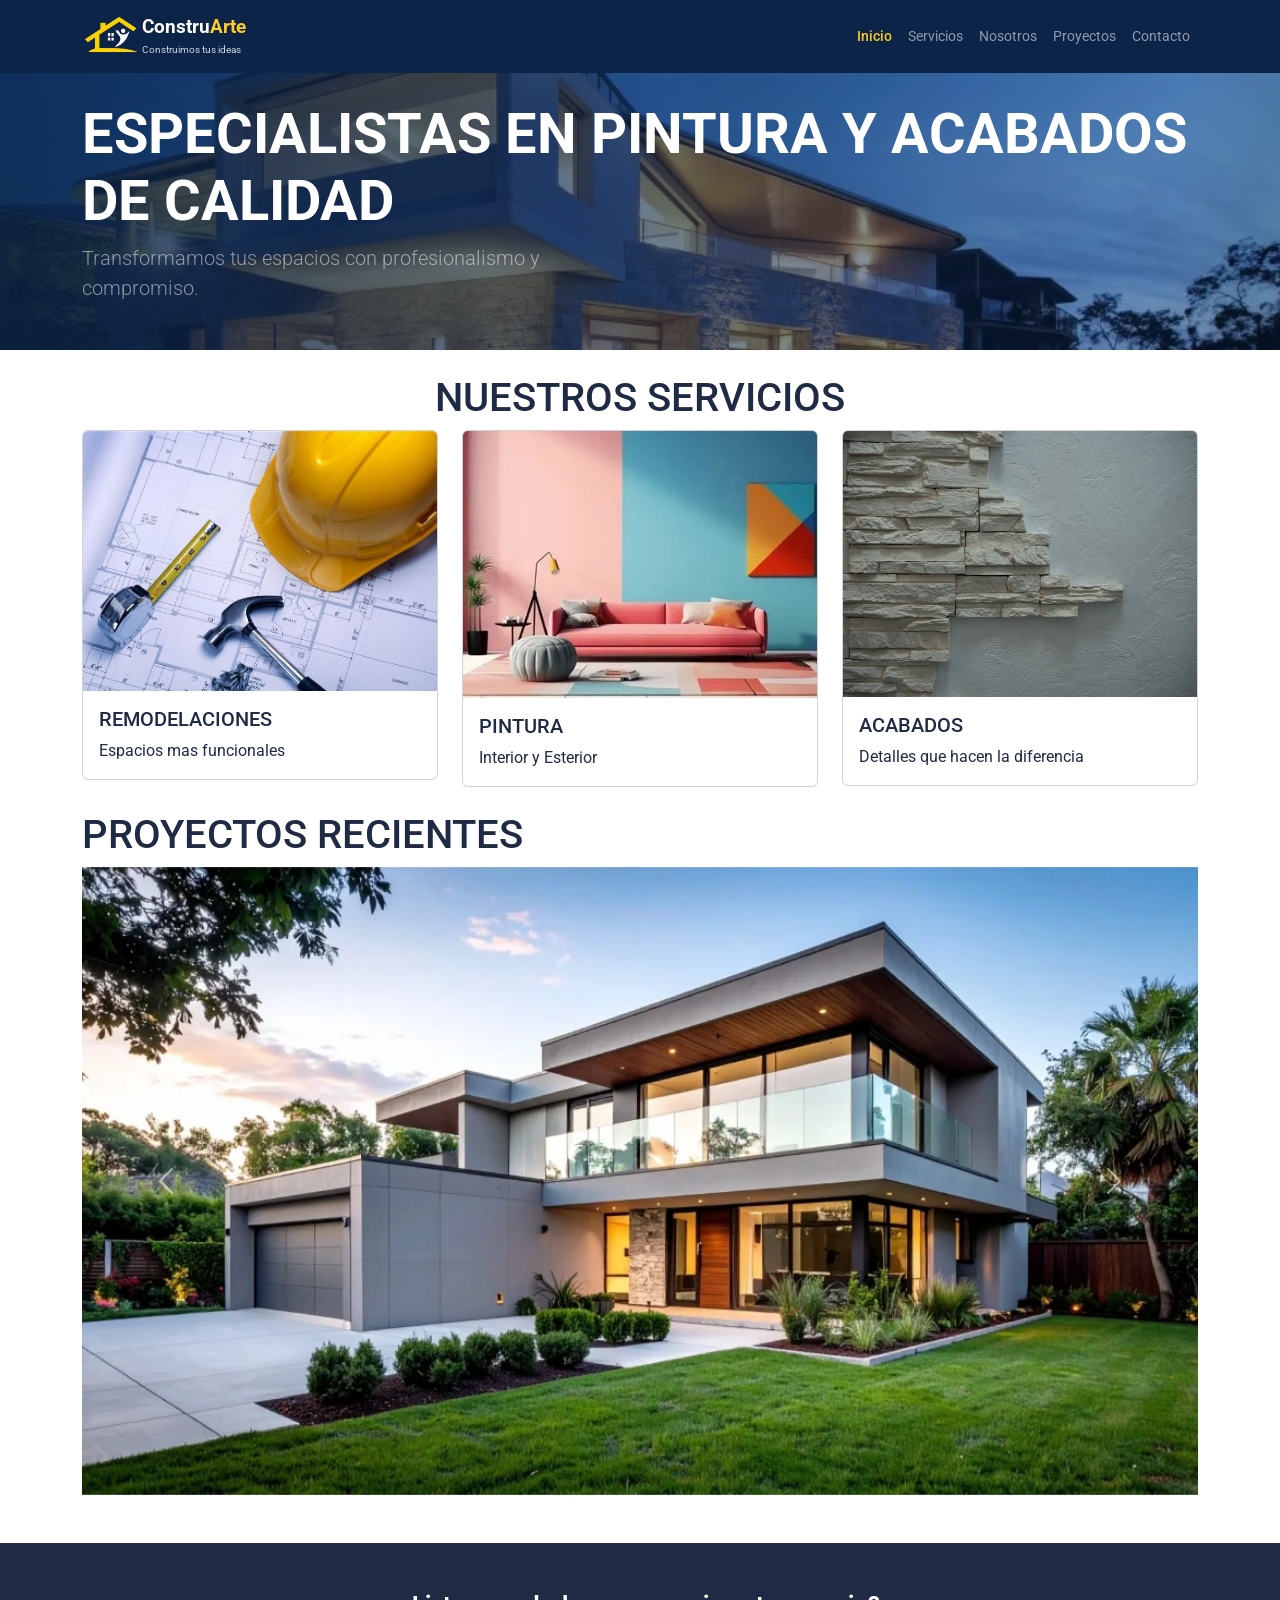
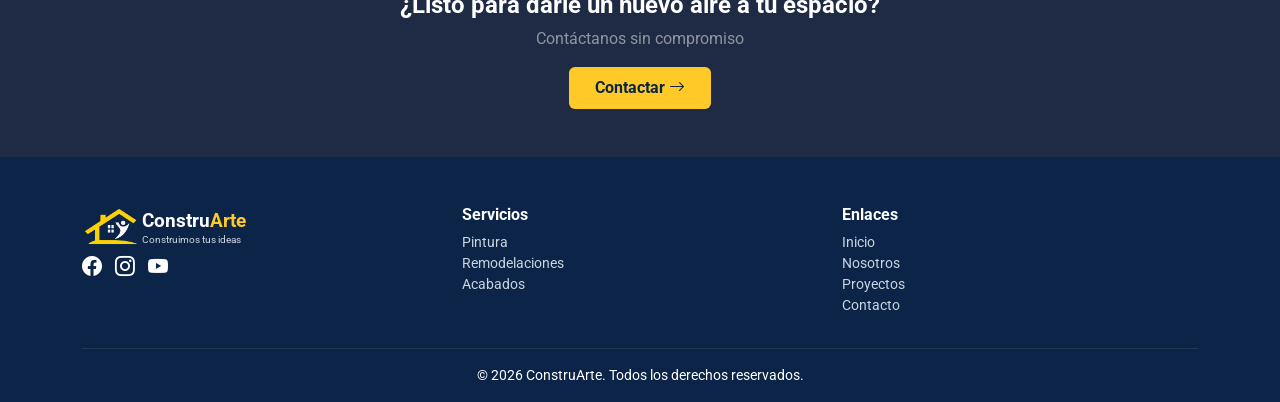
<file: index.html>
<!DOCTYPE html>
<html lang='en'>

<head>
  <meta charset="UTF-8">
  <meta name="viewport" content="width=device-width, initial-scale=1.0">
  <meta name="description"
    content="Conoce la historia, misión, visión, valores y equipo de ConstruArte, empresa de pintura y acabados de calidad.">
  <title>Inicio | ConstruArte</title>

  <!-- Bootstrap 5 (CSS) -->
  <link href="https://cdn.jsdelivr.net/npm/bootstrap@5.3.3/dist/css/bootstrap.min.css" rel="stylesheet">
  <!-- Bootstrap Icons (íconos de misión, visión, valores y redes) -->
  <link href="https://cdn.jsdelivr.net/npm/bootstrap-icons@1.11.3/font/bootstrap-icons.min.css" rel="stylesheet">
  <!-- Fuente Roboto (Google Fonts) -->
  <link href="https://fonts.googleapis.com/css2?family=Roboto:wght@400;500;700;900&display=swap" rel="stylesheet">
  <!-- Nuestros estilos (se cargan DESPUÉS de Bootstrap para poder sobrescribirlo) -->
  <link rel="stylesheet" href="css/estilos.css">
</head>

<body>


  <header>
    <nav class="navbar navbar-expand-lg navbar-dark bg-construarte fixed-top" aria-label="Navegación principal">
      <div class="container">

        <!-- Logo de la empresa -->
        <a class="navbar-brand d-flex align-items-center" href="index.html">
          <img src="img/logo-nav.png" width="60" alt="Logo Construarte">
          <span class="lh-1">
            <strong class="logo-texto">Constru<span class="text-amarillo">Arte</span></strong><br>
            <small class="logo-lema">Construimos tus ideas</small>
          </span>
        </a>

        <!-- Botón hamburguesa (solo en pantalla pequeña o movil) -->
        <button class="navbar-toggler" type="button" data-bs-toggle="collapse" data-bs-target="#menuPrincipal"
          aria-controls="menuPrincipal" aria-expanded="false" aria-label="Abrir menú">
          <span class="navbar-toggler-icon"></span>
        </button>

        <!-- Enlaces del menú -->
        <div class="collapse navbar-collapse" id="menuPrincipal">
          <ul class="navbar-nav ms-auto">
            <!-- Página actual: se marca con "active" y aria-current -->
            <li class="nav-item"><a class="nav-link active" aria-current="page" href="index.html">Inicio</a></li>
            <li class="nav-item"><a class="nav-link" href="servicios.html">Servicios</a></li>

            <li class="nav-item"><a class="nav-link" href="nosotros.html">Nosotros</a></li>
            <li class="nav-item"><a class="nav-link" href="pintura.html">Proyectos</a></li>
            <li class="nav-item"><a class="nav-link" href="contacto.html">Contacto</a></li>
          </ul>
        </div>
      </div>
    </nav>
  </header>


  <main>

    <!--2. HERO / BANNER: título de la pagina -->
    <section class="hero-inicio d-flex align-items-center" aria-labelledby="titulo-hero">
      <div class="container">
        <h1 id="titulo-hero" class="display-4 fw-bold text-white">ESPECIALISTAS EN PINTURA Y ACABADOS DE CALIDAD</h1>
        <p class="lead text-white-50 col-md-6 px-0">
          Transformamos tus espacios con profesionalismo y compromiso.
        </p>
      </div>
    </section>


    <div class="container">



      <section>


        <h1 class="text-center mt-4">NUESTROS SERVICIOS</h1>






        <div class="row row-cols-1 row-cols-md-3 g-4">
          <div class="col">
            <div class="card">
              <img src="img/imgen 4.jpg" class="card-img-top" alt="...">
              <div class="card-body">
                <h5 class="card-title">REMODELACIONES</h5>
                <p class="card-text">Espacios mas funcionales</p>

              </div>
            </div>
          </div>
          <div class="col">
            <div class="card">
              <img src="img/pintura01.jpg" class="card-img-top" alt="...">
              <div class="card-body">
                <h5 class="card-title">PINTURA</h5>
                <p class="card-text">Interior y Esterior</p>

              </div>
            </div>
          </div>
          <div class="col">
            <div class="card">
              <img src="img/imagene 2.jpg" class="card-img-top" alt="...">
              <div class="card-body">
                <h5 class="card-title">ACABADOS</h5>
                <p class="card-text">Detalles que hacen la diferencia</p>

              </div>
            </div>
          </div>

        </div>





      </section>


      </div>

      <div class="container mt-4">
        <h1> PROYECTOS RECIENTES</h1>

        <section class="container-fluid-0 mb-5">
          <div id="carouselExampleFade" class="carousel slide carousel-fade">
            <div class="carousel-inner">
              <div class="carousel-item active">
                <img src="img/12.webp" class="d-block w-100" alt="...">
              </div>
              <div class="carousel-item">
                <img src="img/fachadas-de-casa2.jpg" class="d-block w-100" alt="...">
              </div>
              <div class="carousel-item">
                <img src="img/1.jpg" class="d-block w-100" alt="...">
              </div>
            </div>
            <button class="carousel-control-prev" type="button" data-bs-target="#carouselExampleFade"
              data-bs-slide="prev">
              <span class="carousel-control-prev-icon" aria-hidden="true"></span>
              <span class="visually-hidden">Previous</span>
            </button>
            <button class="carousel-control-next" type="button" data-bs-target="#carouselExampleFade"
              data-bs-slide="next">
              <span class="carousel-control-next-icon" aria-hidden="true"></span>
              <span class="visually-hidden">Next</span>
            </button>
          </div>
        </section>

      </div>
    </div>



    <!--. LLAMADA A LA ACCIÓN (CTA) -->
    <section class="cta-construarte text-center py-5" aria-labelledby="titulo-cta">
      <div class="container">
        <h2 id="titulo-cta" class="h4 fw-bold text-white">¿Listo para darle un nuevo aire a tu espacio?</h2>
        <p class="text-white-50">Contáctanos sin compromiso</p>
        <a href="contacto.html" class="btn btn-amarillo fw-bold">Contactar <i class="bi bi-arrow-right"></i></a>
      </div>
    </section>


  </main>

  <!-- PIE DE PÁGINA (igual en todas las páginas)-->
  <footer class="bg-construarte text-white pt-5 pb-3">
    <div class="container">
      <div class="row gy-4">

        <!-- Logo y redes sociales -->
        <div class="col-md-4">

          <!-- Logo de la empresa -->
          <a class="navbar-brand d-flex align-items-center" href="index.html">
            <img src="img/logo-nav.png" width="60" alt="Logo Construarte">
            <span class="lh-1">
              <strong class="logo-texto">Constru<span class="text-amarillo">Arte</span></strong><br>
              <small class="logo-lema">Construimos tus ideas</small>
            </span>
          </a>

          <ul class="list-inline fs-5 mb-0">
            <li class="list-inline-item"><a href="#" class="text-white" aria-label="Facebook"><i
                  class="bi bi-facebook"></i></a></li>
            <li class="list-inline-item"><a href="#" class="text-white" aria-label="Instagram"><i
                  class="bi bi-instagram"></i></a></li>
            <li class="list-inline-item"><a href="#" class="text-white" aria-label="YouTube"><i
                  class="bi bi-youtube"></i></a></li>
          </ul>
        </div>

        <!-- Enlaces a servicios -->
        <nav class="col-6 col-md-4" aria-label="Servicios">
          <h2 class="h6 fw-bold">Servicios</h2>
          <ul class="list-unstyled small">
            <li><a href="servicios.html">Pintura</a></li>
            <li><a href="proximamente.html">Remodelaciones</a></li>
            <li><a href="proximamente.html">Acabados</a></li>
          </ul>
        </nav>

        <!-- Enlaces del sitio -->
        <nav class="col-6 col-md-4" aria-label="Enlaces del sitio">
          <h2 class="h6 fw-bold">Enlaces</h2>
          <ul class="list-unstyled small">
            <li><a href="index.html">Inicio</a></li>
            <li><a href="nosotros.html">Nosotros</a></li>
            <li><a href="pintura.html">Proyectos</a></li>
            <li><a href="contacto.html">Contacto</a></li>
          </ul>
        </nav>
      </div>

      <hr class="border-secondary">
      <p class="text-center small mb-0">© 2026 ConstruArte. Todos los derechos reservados.</p>
    </div>
  </footer>


  <script src="https://cdn.jsdelivr.net/npm/bootstrap@5.3.8/dist/js/bootstrap.bundle.min.js"
    integrity="sha384-FKyoEForCGlyvwx9Hj09JcYn3nv7wiPVlz7YYwJrWVcXK/BmnVDxM+D2scQbITxI"
    crossorigin="anonymous"></script>
</body>

</html>
</file>
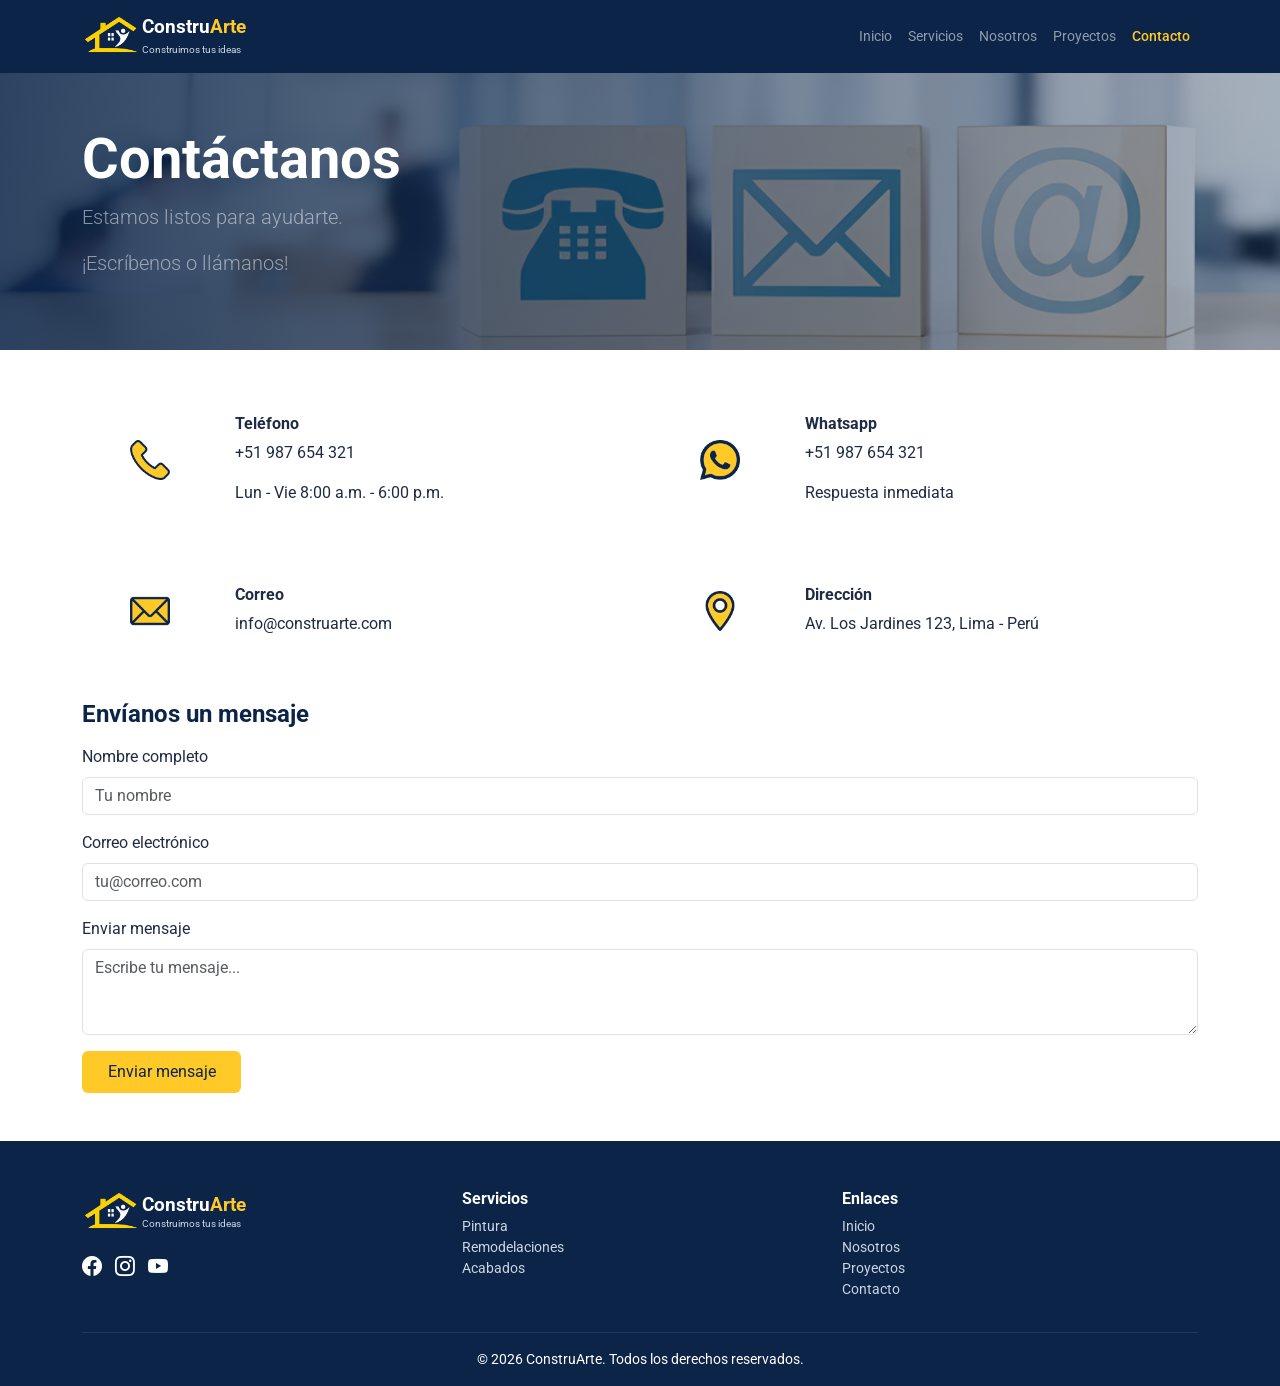
<file: contacto.html>
<!doctype html>
<html lang="en">

<head>
    <meta charset="UTF-8">
    <meta name="viewport" content="width=device-width, initial-scale=1.0">
    <meta name="description"
        content="Conoce la historia, misión, visión, valores y equipo de ConstruArte, empresa de pintura y acabados de calidad.">
    <title>Contacto | ConstruArte</title>

    <!-- Bootstrap 5 (CSS) -->
    <link href="https://cdn.jsdelivr.net/npm/bootstrap@5.3.3/dist/css/bootstrap.min.css" rel="stylesheet">
    <!-- Bootstrap Icons (íconos de misión, visión, valores y redes) -->
    <link href="https://cdn.jsdelivr.net/npm/bootstrap-icons@1.11.3/font/bootstrap-icons.min.css" rel="stylesheet">
    <!-- Fuente Roboto (Google Fonts) -->
    <link href="https://fonts.googleapis.com/css2?family=Roboto:wght@400;500;700;900&display=swap" rel="stylesheet">
    <!-- Nuestros estilos (se cargan DESPUÉS de Bootstrap para poder sobrescribirlo) -->
    <link rel="stylesheet" href="css/estilos.css">
</head>

<body>

    <header>
        <nav class="navbar navbar-expand-lg navbar-dark bg-construarte fixed-top" aria-label="Navegación principal">
            <div class="container">

                <!-- Logo de la empresa -->
                <a class="navbar-brand d-flex align-items-center" href="index.html">
                    <img src="img/logo-nav.png" width="60" alt="Logo Construarte">
                    <span class="lh-1">
                        <strong class="logo-texto">Constru<span class="text-amarillo">Arte</span></strong><br>
                        <small class="logo-lema">Construimos tus ideas</small>
                    </span>
                </a>

                <!-- Botón hamburguesa (solo en pantalla pequeña o movil) -->
                <button class="navbar-toggler" type="button" data-bs-toggle="collapse" data-bs-target="#menuPrincipal"
                    aria-controls="menuPrincipal" aria-expanded="false" aria-label="Abrir menú">
                    <span class="navbar-toggler-icon"></span>
                </button>

                <!-- Enlaces del menú -->
                <div class="collapse navbar-collapse" id="menuPrincipal">
                    <ul class="navbar-nav ms-auto">
                        <li class="nav-item"><a class="nav-link" href="index.html">Inicio</a></li>
                        <li class="nav-item"><a class="nav-link" href="servicios.html">Servicios</a></li>
                        <li class="nav-item"><a class="nav-link" href="nosotros.html">Nosotros</a></li>
                        <li class="nav-item"><a class="nav-link" href="pintura.html">Proyectos</a></li>
                        <!-- Página actual: se marca con "active" y aria-current -->
                        <li class="nav-item"><a class="nav-link active" aria-current="page"
                                href="contacto.html">Contacto</a></li>
                    </ul>
                </div>
            </div>
        </nav>
    </header>



    <main>

        <section class="hero-contacto d-flex align-items-center" aria-labelledby="titulo-hero">
            <div class="container">
                <h1 id="titulo-hero" class="display-4 fw-bold text-white">Contáctanos</h1>
                <p class="lead text-white-50 col-md-6 px-0">
                    Estamos listos para ayudarte.
                </p>
                <p class="lead text-white-50 col-md-6 px-0">
                    ¡Escríbenos o llámanos!
                </p>
            </div>
        </section>


        <div class="container mt-5">
            <section class="row">

                <div class="card mb-5 col-md-6 border-0">
                    <div class="row g-0">
                        <div class="col-3 d-flex align-items-center justify-content-center">
                            <img src="img/icon-telefono.png" width="40px" class="img-fluid" alt="...">
                        </div>
                        <div class="col-9">
                            <div class="card-body">
                                <h6 class="card-title"><b>Teléfono</b></h6>
                                <p class="card-text">+51 987 654 321</p>
                                <p class="card-text">Lun - Vie 8:00 a.m. - 6:00 p.m.</p>
                            </div>
                        </div>
                    </div>
                </div>

                <div class="card mb-5 col-md-6 border-0">
                    <div class="row g-0">
                        <div class="col-3 d-flex align-items-center justify-content-center">
                            <a href="http://wa.me/+51987654321" target="_blank"><img src="img/icon-whatsapp.png" width="40px" class="img-fluid" alt="..."></a>
                        </div>
                        <div class="col-9">
                            <div class="card-body">
                                <h6 class="card-title"><b>Whatsapp</b></h6>
                                <p class="card-text">+51 987 654 321</p>
                                <p class="card-text">Respuesta inmediata</p>
                            </div>
                        </div>
                    </div>
                </div>

                <div class="card mb-5 col-md-6 border-0">
                    <div class="row g-0">
                        <div class="col-3 d-flex align-items-center justify-content-center">
                            <img src="img/icon-correo.png" width="40px" class="img-fluid" alt="...">
                        </div>
                        <div class="col-9">
                            <div class="card-body">
                                <h6 class="card-title"><b>Correo</b></h6>
                                <p class="card-text">info@construarte.com</p>
                            </div>
                        </div>
                    </div>
                </div>

                <div class="card mb-5 col-md-6 border-0">
                    <div class="row g-0">
                        <div class="col-3 d-flex align-items-center justify-content-center">
                            <a href="https://maps.app.goo.gl/NcqQ9zjWQMafsnFD7" target="_blank"><img src="img/icon-direccion.png" width="40px" class="img-fluid" alt="..."></a>
                        </div>
                        <div class="col-9">
                            <div class="card-body">
                                <h6 class="card-title"><b>Dirección</b></h6>
                                <p class="card-text">Av. Los Jardines 123, Lima - Perú</p>
                            </div>
                        </div>
                    </div>
                </div>


            </section>



            <form>
                <h2 class="titulo-seccion">Envíanos un mensaje</h2>

                <div class="mb-3">
                    <label for="formNombre" class="form-label">Nombre completo</label>
                    <input type="text" class="form-control" id="formNombre" placeholder="Tu nombre">
                </div>

                <div class="mb-3">
                    <label for="formCorreo" class="form-label">Correo electrónico</label>
                    <input type="email" class="form-control" id="formCorreo" placeholder="tu@correo.com">
                </div>

                <div class="mb-3">
                    <label for="formConsulta" class="form-label">Enviar mensaje</label>
                    <textarea class="form-control" id="formConsulta" rows=3"
                        placeholder="Escribe tu mensaje..."></textarea>
                </div>

                <button type="submit" class="btn btn-amarillo">Enviar mensaje</button>

            </form>

        </div>

    </main>



    <footer class="bg-construarte text-white mt-5 pt-5 pb-3">
        <div class="container">
            <div class="row gy-4">

                <!-- Logo y redes sociales -->
                <div class="col-md-4">
                    <a class="d-flex align-items-center text-decoration-none mb-3" href="index.html">
                        <img src="img/logo-nav.png" width="60" alt="Logo Construarte">
                        <span class="lh-1 text-white">
                            <strong class="logo-texto">Constru<span class="text-amarillo">Arte</span></strong><br>
                            <small class="logo-lema">Construimos tus ideas</small>
                        </span>
                    </a>
                    <ul class="list-inline fs-5 mb-0">
                        <li class="list-inline-item"><a href="#" class="text-white" aria-label="Facebook"><i
                                    class="bi bi-facebook"></i></a></li>
                        <li class="list-inline-item"><a href="#" class="text-white" aria-label="Instagram"><i
                                    class="bi bi-instagram"></i></a></li>
                        <li class="list-inline-item"><a href="#" class="text-white" aria-label="YouTube"><i
                                    class="bi bi-youtube"></i></a></li>
                    </ul>
                </div>

                <!-- Enlaces a servicios -->
                <nav class="col-6 col-md-4" aria-label="Servicios">
                    <h2 class="h6 fw-bold">Servicios</h2>
                    <ul class="list-unstyled small">
                        <li><a href="pintura.html">Pintura</a></li>
                        <li><a href="proximamente.html">Remodelaciones</a></li>
                        <li><a href="proximamente.html">Acabados</a></li>
                    </ul>
                </nav>

                <!-- Enlaces del sitio -->
                <nav class="col-6 col-md-4" aria-label="Enlaces del sitio">
                    <h2 class="h6 fw-bold">Enlaces</h2>
                    <ul class="list-unstyled small">
                        <li><a href="index.html">Inicio</a></li>
                        <li><a href="nosotros.html">Nosotros</a></li>
                        <li><a href="proximamente.html">Proyectos</a></li>
                        <li><a href="contacto.html">Contacto</a></li>
                    </ul>
                </nav>
            </div>

            <hr class="border-secondary">
            <p class="text-center small mb-0">© 2026 ConstruArte. Todos los derechos reservados.</p>
        </div>
    </footer>

    <script src="https://cdn.jsdelivr.net/npm/bootstrap@5.3.8/dist/js/bootstrap.bundle.min.js"
        integrity="sha384-FKyoEForCGlyvwx9Hj09JcYn3nv7wiPVlz7YYwJrWVcXK/BmnVDxM+D2scQbITxI"
        crossorigin="anonymous"></script>
</body>

</html>
</file>
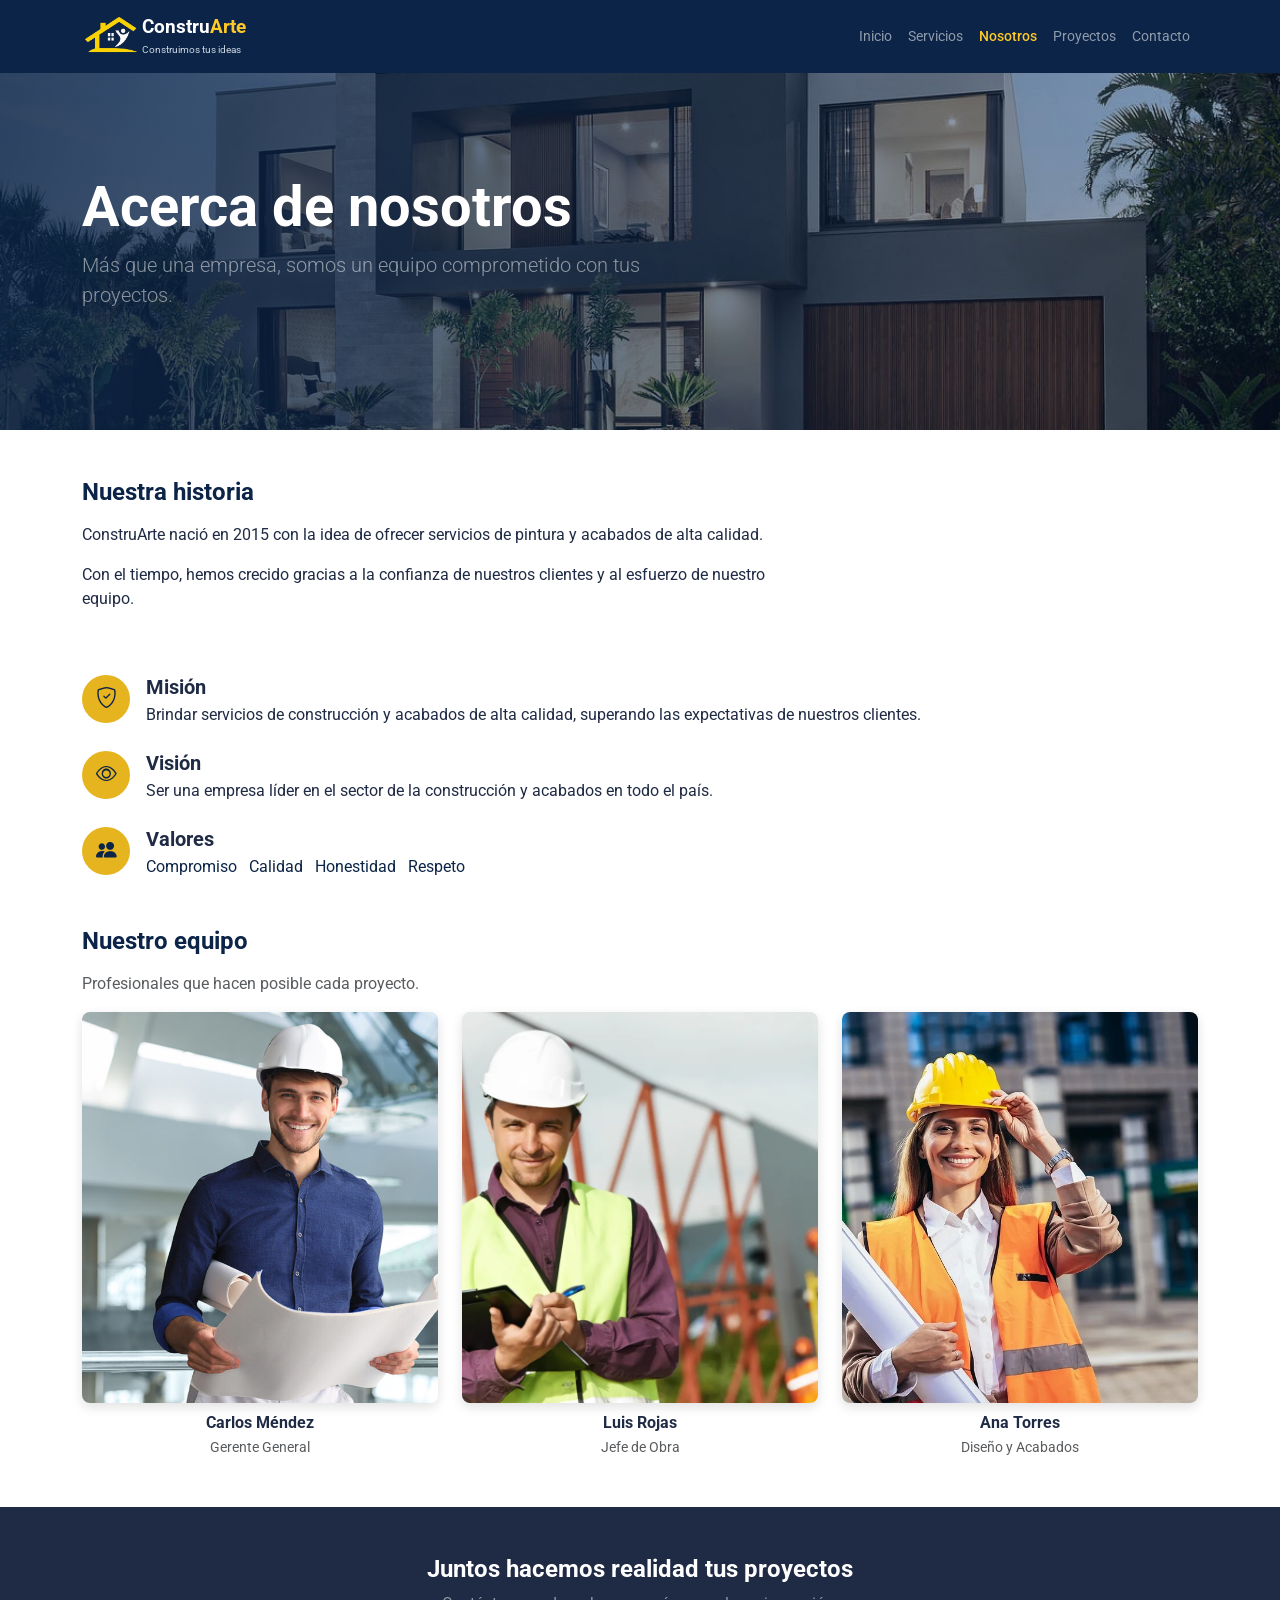
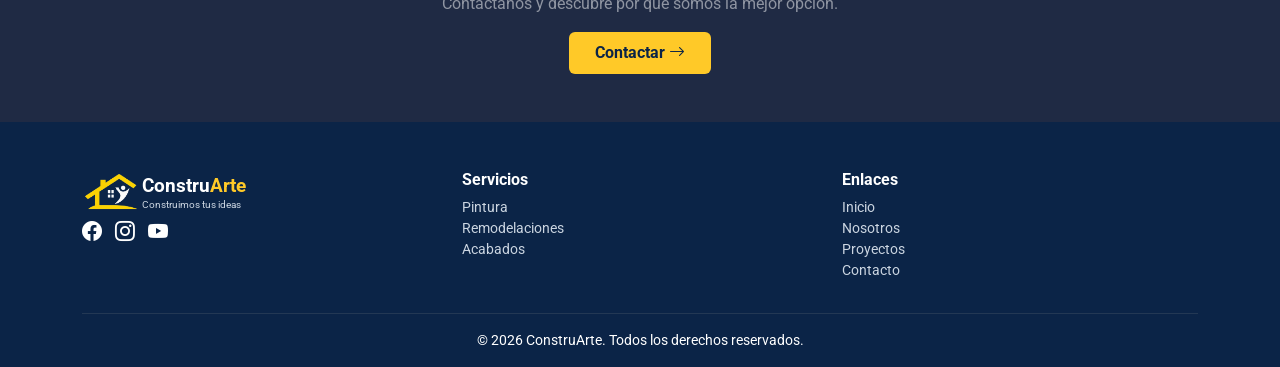
<file: nosotros.html>
<!DOCTYPE html>
<html lang="es">

<head>
  <meta charset="UTF-8">
  <meta name="viewport" content="width=device-width, initial-scale=1.0">
  <meta name="description"
    content="Conoce la historia, misión, visión, valores y equipo de ConstruArte, empresa de pintura y acabados de calidad.">
  <title>Acerca de nosotros | ConstruArte</title>

  <!-- Bootstrap 5 (CSS) -->
  <link href="https://cdn.jsdelivr.net/npm/bootstrap@5.3.3/dist/css/bootstrap.min.css" rel="stylesheet">
  <!-- Bootstrap Icons (íconos de misión, visión, valores y redes) -->
  <link href="https://cdn.jsdelivr.net/npm/bootstrap-icons@1.11.3/font/bootstrap-icons.min.css" rel="stylesheet">
  <!-- Fuente Roboto (Google Fonts) -->
  <link href="https://fonts.googleapis.com/css2?family=Roboto:wght@400;500;700;900&display=swap" rel="stylesheet">
  <!-- Nuestros estilos (se cargan DESPUÉS de Bootstrap para poder sobrescribirlo) -->
  <link rel="stylesheet" href="css/estilos.css">
</head>

<body>

  <!--1. ENCABEZADO + MENÚ DE NAVEGACIÓN (igual en todas las páginas)-->
  <header>
    <nav class="navbar navbar-expand-lg navbar-dark bg-construarte fixed-top" aria-label="Navegación principal">
      <div class="container">

        <!-- Logo de la empresa -->
        <a class="navbar-brand d-flex align-items-center" href="index.html">
          <img src="img/logo-nav.png" width="60" alt="Logo Construarte">
          <span class="lh-1">
            <strong class="logo-texto">Constru<span class="text-amarillo">Arte</span></strong><br>
            <small class="logo-lema">Construimos tus ideas</small>
          </span>
        </a>

        <!-- Botón hamburguesa (solo en pantalla pequeña o movil) -->
        <button class="navbar-toggler" type="button" data-bs-toggle="collapse" data-bs-target="#menuPrincipal"
          aria-controls="menuPrincipal" aria-expanded="false" aria-label="Abrir menú">
          <span class="navbar-toggler-icon"></span>
        </button>

        <!-- Enlaces del menú -->
        <div class="collapse navbar-collapse" id="menuPrincipal">
          <ul class="navbar-nav ms-auto">
            <li class="nav-item"><a class="nav-link" href="index.html">Inicio</a></li>
            <li class="nav-item"><a class="nav-link" href="servicios.html">Servicios</a></li>
            <!-- Página actual: se marca con "active" y aria-current -->
            <li class="nav-item"><a class="nav-link active" href="nosotros.html" aria-current="page">Nosotros</a></li>
            <li class="nav-item"><a class="nav-link" href="pintura.html">Proyectos</a></li>
            <li class="nav-item"><a class="nav-link" href="contacto.html">Contacto</a></li>
          </ul>
        </div>
      </div>
    </nav>
  </header>

  <!--CONTENIDO PRINCIPAL -->
  <main>

    <!--2. HERO / BANNER: título de la pagina -->
    <section class="hero-nosotros d-flex align-items-center" aria-labelledby="titulo-hero">
      <div class="container">
        <h1 id="titulo-hero" class="display-4 fw-bold text-white">Acerca de nosotros</h1>
        <p class="lead text-white-50 col-md-6 px-0">
          Más que una empresa, somos un equipo comprometido con tus proyectos.
        </p>
      </div>
    </section>

    <!-- 3. NUESTRA HISTORIA -->
    <section class="py-5" aria-labelledby="titulo-historia">
      <div class="container">
        <div class="row">
          <div class="col-lg-8">
            <h2 id="titulo-historia" class="titulo-seccion">Nuestra historia</h2>
            <p>
              ConstruArte nació en 2015 con la idea de ofrecer servicios de pintura y acabados de alta calidad.
            </p>
            <p>
              Con el tiempo, hemos crecido gracias a la confianza de nuestros clientes y al esfuerzo de nuestro equipo.
            </p>
          </div>
        </div>
      </div>
    </section>

    <!-- 4. MISIÓN, VISIÓN Y VALORES -->
    <section class="pb-5" aria-labelledby="titulo-identidad">
      <div class="container">
        <h2 id="titulo-identidad" class="visually-hidden">Misión, visión y valores</h2>

        <!-- Cada bloque usa <article> porque es contenido independiente -->
        <div class="row g-4">

          <!-- Misión -->
          <article class="col-12 d-flex align-items-start">
            <span class="icono-circulo me-3" aria-hidden="true"><i class="bi bi-shield-check"></i></span>
            <div>
              <h3 class="h5 fw-bold mb-1">Misión</h3>
              <p class="mb-0">
                Brindar servicios de construcción y acabados de alta calidad, superando las expectativas de nuestros
                clientes.
              </p>
            </div>
          </article>

          <!-- Visión -->
          <article class="col-12 d-flex align-items-start">
            <span class="icono-circulo me-3" aria-hidden="true"><i class="bi bi-eye"></i></span>
            <div>
              <h3 class="h5 fw-bold mb-1">Visión</h3>
              <p class="mb-0">
                Ser una empresa líder en el sector de la construcción y acabados en todo el país.
              </p>
            </div>
          </article>

          <!-- Valores -->
          <article class="col-12 d-flex align-items-start">
            <span class="icono-circulo me-3" aria-hidden="true"><i class="bi bi-people-fill"></i></span>
            <div>
              <h3 class="h5 fw-bold mb-1">Valores</h3>
              <!-- Lista semántica de valores -->
              <ul class="lista-valores list-inline mb-0">
                <li class="list-inline-item">Compromiso</li>
                <li class="list-inline-item">Calidad</li>
                <li class="list-inline-item">Honestidad</li>
                <li class="list-inline-item">Respeto</li>
              </ul>
            </div>
          </article>

        </div>
      </div>
    </section>

    <!--5. NUESTRO EQUIPO -->
    <section class="pb-5" aria-labelledby="titulo-equipo">
      <div class="container">
        <h2 id="titulo-equipo" class="titulo-seccion">Nuestro equipo</h2>
        <p class="text-muted">Profesionales que hacen posible cada proyecto.</p>

        <div class="row g-4 text-center">

          <!-- Integrante 1: <figure> + <figcaption> para foto con descripción -->
          <div class="col-6 col-md-4">
            <figure class="tarjeta-equipo m-0">
              <img src="img/gerente.jpg" class="img-fluid rounded-3" alt="Carlos Méndez, Gerente General"
                loading="lazy">
              <figcaption class="mt-2">
                <strong class="d-block">Carlos Méndez</strong>
                <small class="text-muted">Gerente General</small>
              </figcaption>
            </figure>
          </div>

          <!-- Integrante 2 -->
          <div class="col-6 col-md-4">
            <figure class="tarjeta-equipo m-0">
              <img src="img/jefe_obra.webp" class="img-fluid rounded-3" alt="Luis Rojas, Jefe de Obra" loading="lazy">
              <figcaption class="mt-2">
                <strong class="d-block">Luis Rojas</strong>
                <small class="text-muted">Jefe de Obra</small>
              </figcaption>
            </figure>
          </div>

          <!-- Integrante 3 -->
          <div class="col-6 col-md-4 mx-auto">
            <figure class="tarjeta-equipo m-0">
              <img src="img/diseñadora.webp" class="img-fluid rounded-3" alt="Ana Torres, Diseño y Acabados"
                loading="lazy">
              <figcaption class="mt-2">
                <strong class="d-block">Ana Torres</strong>
                <small class="text-muted">Diseño y Acabados</small>
              </figcaption>
            </figure>
          </div>

        </div>
      </div>
    </section>

    <!--6. LLAMADA A LA ACCIÓN (CTA) -->
    <section class="cta-construarte text-center py-5" aria-labelledby="titulo-cta">
      <div class="container">
        <h2 id="titulo-cta" class="h4 fw-bold text-white">Juntos hacemos realidad tus proyectos</h2>
        <p class="text-white-50">Contáctanos y descubre por qué somos la mejor opción.</p>
        <a href="contacto.html" class="btn btn-amarillo fw-bold">Contactar <i class="bi bi-arrow-right"></i></a>
      </div>
    </section>

  </main>

  <!--7. PIE DE PÁGINA (igual en todas las páginas)-->
  <footer class="bg-construarte text-white pt-5 pb-3">
    <div class="container">
      <div class="row gy-4">

        <!-- Logo y redes sociales -->
        <div class="col-md-4">

          <!-- Logo de la empresa -->
          <a class="navbar-brand d-flex align-items-center" href="index.html">
            <img src="img/logo-nav.png" width="60" alt="Logo Construarte">
            <span class="lh-1">
              <strong class="logo-texto">Constru<span class="text-amarillo">Arte</span></strong><br>
              <small class="logo-lema">Construimos tus ideas</small>
            </span>
          </a>

          <ul class="list-inline fs-5 mb-0">
            <li class="list-inline-item"><a href="#" class="text-white" aria-label="Facebook"><i
                  class="bi bi-facebook"></i></a></li>
            <li class="list-inline-item"><a href="#" class="text-white" aria-label="Instagram"><i
                  class="bi bi-instagram"></i></a></li>
            <li class="list-inline-item"><a href="#" class="text-white" aria-label="YouTube"><i
                  class="bi bi-youtube"></i></a></li>
          </ul>
        </div>

        <!-- Enlaces a servicios -->
        <nav class="col-6 col-md-4" aria-label="Servicios">
          <h2 class="h6 fw-bold">Servicios</h2>
          <ul class="list-unstyled small">
            <li><a href="servicios.html">Pintura</a></li>
            <li><a href="proximamente.html">Remodelaciones</a></li>
            <li><a href="proximamente.html">Acabados</a></li>
          </ul>
        </nav>

        <!-- Enlaces del sitio -->
        <nav class="col-6 col-md-4" aria-label="Enlaces del sitio">
          <h2 class="h6 fw-bold">Enlaces</h2>
          <ul class="list-unstyled small">
            <li><a href="index.html">Inicio</a></li>
            <li><a href="nosotros.html">Nosotros</a></li>
            <li><a href="pintura.html">Proyectos</a></li>
            <li><a href="contacto.html">Contacto</a></li>
          </ul>
        </nav>
      </div>

      <hr class="border-secondary">
      <p class="text-center small mb-0">© 2026 ConstruArte. Todos los derechos reservados.</p>
    </div>
  </footer>

  <!-- Bootstrap 5 (JavaScript) — necesario para el menú hamburguesa -->
  <script src="https://cdn.jsdelivr.net/npm/bootstrap@5.3.3/dist/js/bootstrap.bundle.min.js"></script>
</body>

</html>
</file>
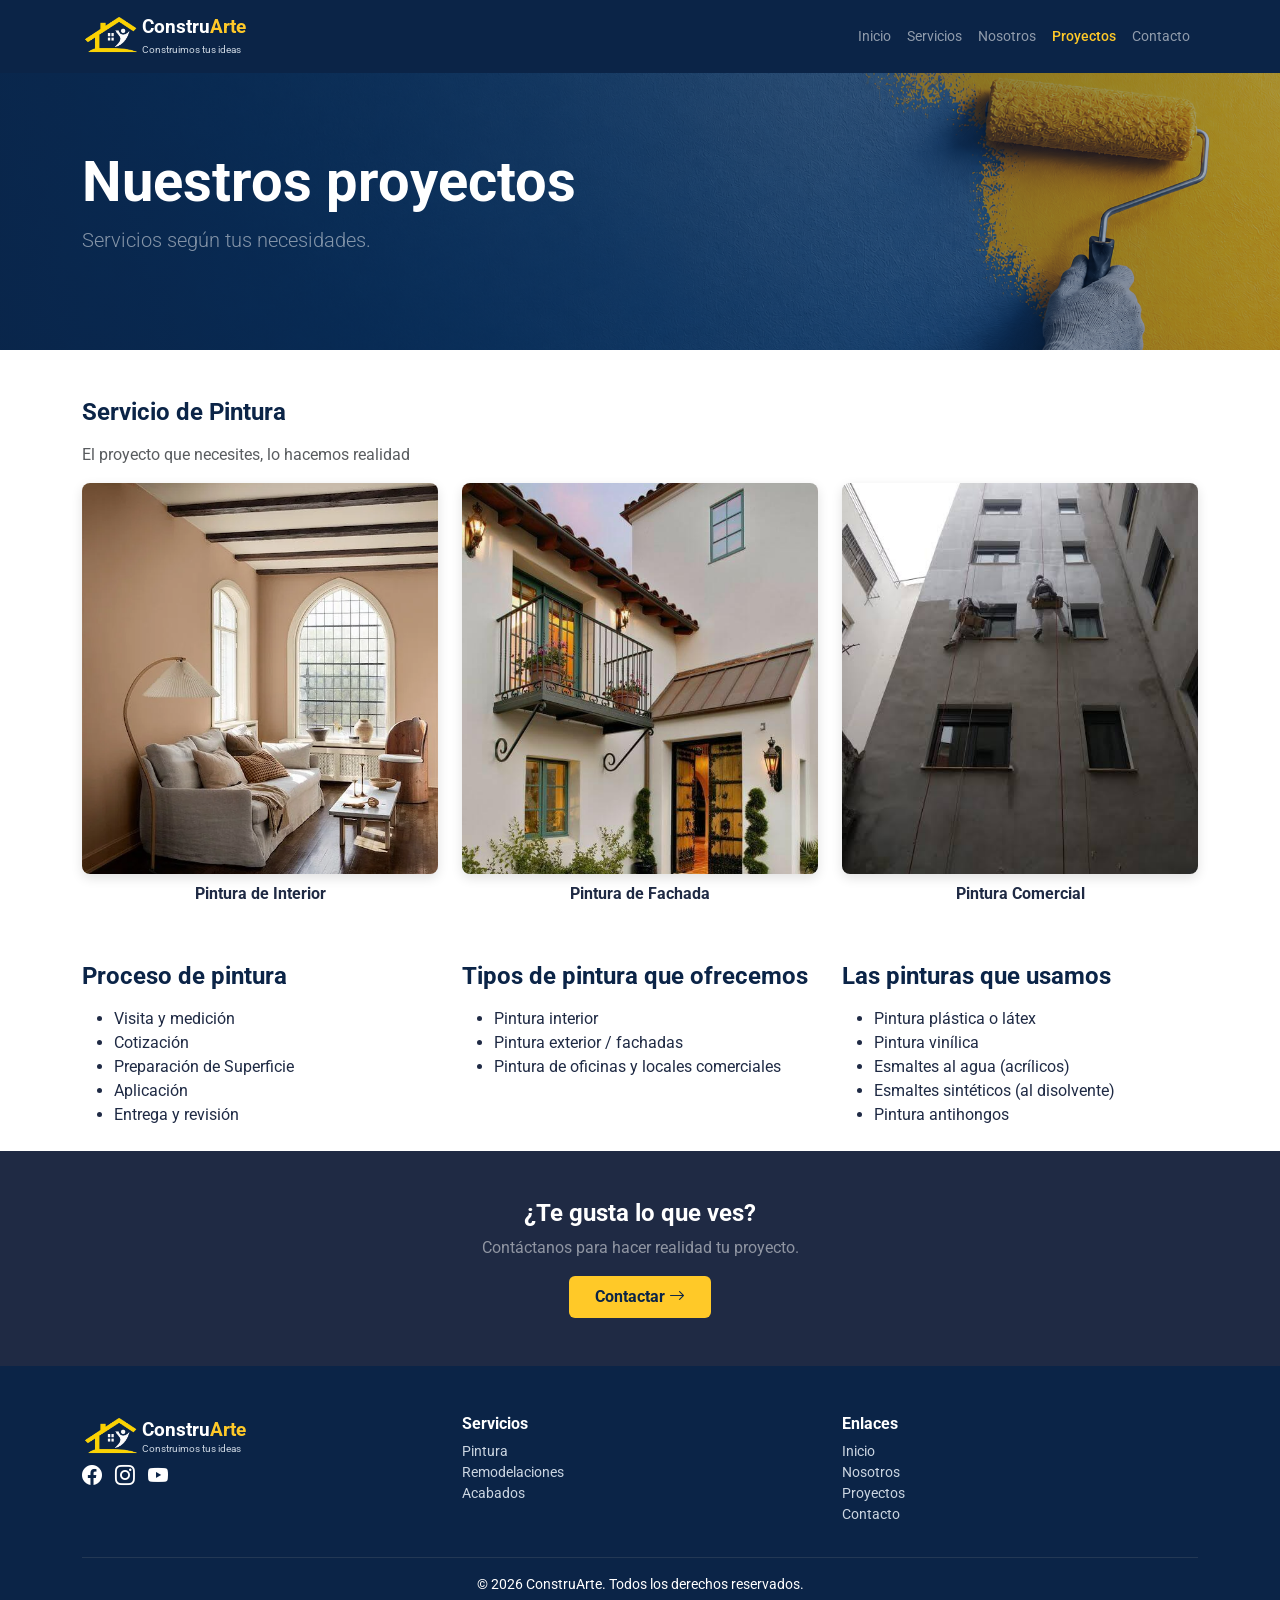
<file: pintura.html>
<!DOCTYPE html>
<html lang="es">

<head>
  <meta charset="UTF-8">
  <meta name="viewport" content="width=device-width, initial-scale=1.0">
  <meta name="description"
    content="Conoce la historia, misión, visión, valores y equipo de ConstruArte, empresa de pintura y acabados de calidad.">
  <title>Servicio de Pintura | ConstruArte</title>

  <!-- Bootstrap 5 (CSS) -->
  <link href="https://cdn.jsdelivr.net/npm/bootstrap@5.3.3/dist/css/bootstrap.min.css" rel="stylesheet">
  <!-- Bootstrap Icons (íconos de misión, visión, valores y redes) -->
  <link href="https://cdn.jsdelivr.net/npm/bootstrap-icons@1.11.3/font/bootstrap-icons.min.css" rel="stylesheet">
  <!-- Fuente Roboto (Google Fonts) -->
  <link href="https://fonts.googleapis.com/css2?family=Roboto:wght@400;500;700;900&display=swap" rel="stylesheet">
  <!-- Nuestros estilos (se cargan DESPUÉS de Bootstrap para poder sobrescribirlo) -->
  <link rel="stylesheet" href="css/estilos.css">
</head>

<body>

  <!--1. ENCABEZADO + MENÚ DE NAVEGACIÓN (igual en todas las páginas)-->
  <header>
    <nav class="navbar navbar-expand-lg navbar-dark bg-construarte fixed-top" aria-label="Navegación principal">
      <div class="container">

        <!-- Logo de la empresa -->
        <a class="navbar-brand d-flex align-items-center" href="index.html">
          <img src="img/logo-nav.png" width="60" alt="Logo Construarte">
          <span class="lh-1">
            <strong class="logo-texto">Constru<span class="text-amarillo">Arte</span></strong><br>
            <small class="logo-lema">Construimos tus ideas</small>
          </span>
        </a>

        <!-- Botón hamburguesa (solo en pantalla pequeña o movil) -->
        <button class="navbar-toggler" type="button" data-bs-toggle="collapse" data-bs-target="#menuPrincipal"
          aria-controls="menuPrincipal" aria-expanded="false" aria-label="Abrir menú">
          <span class="navbar-toggler-icon"></span>
        </button>

        <!-- Enlaces del menú -->
        <div class="collapse navbar-collapse" id="menuPrincipal">
          <ul class="navbar-nav ms-auto">
            <li class="nav-item"><a class="nav-link" href="index.html">Inicio</a></li>
            <li class="nav-item"><a class="nav-link" href="servicios.html">Servicios</a></li>
            <li class="nav-item"><a class="nav-link" href="nosotros.html">Nosotros</a></li>
            <!-- Página actual: se marca con "active" y aria-current -->
            <li class="nav-item"><a class="nav-link active" href="pintura.html" aria-current="page">Proyectos</a></li>
            <li class="nav-item"><a class="nav-link" href="contacto.html">Contacto</a></li>
          </ul>
        </div>
      </div>
    </nav>
  </header>

  <!--CONTENIDO PRINCIPAL -->
  <main>

    <!--2. HERO / BANNER: título de la pagina -->
    <section class="hero-pintura d-flex align-items-center" aria-labelledby="titulo-hero">
      <div class="container">
        <h1 id="titulo-hero" class="display-4 fw-bold text-white">Nuestros proyectos</h1>
        <p class="lead text-white-50 col-md-6 px-0">
          Servicios según tus necesidades.
        </p>
      </div>
    </section>


    <!--. NUESTRO EQUIPO -->
    <section class="mt-5 pb-5" aria-labelledby="titulo-equipo">
      <div class="container">
        <h1 id="titulo-equipo" class="titulo-seccion">Servicio de Pintura</h1>
        <p class="text-muted">El proyecto que necesites, lo hacemos realidad</p>

        <div class="row g-4 text-center">

          <!-- Servicio Interior: <figure> + <figcaption> para foto con descripción -->
          <div class="col-6 col-md-4">
            <figure class="tarjeta-equipo m-0">
              <img src="img/pintura-interior.webp" class="img-fluid rounded-3" alt="Pintura interior" loading="lazy">
              <figcaption class="mt-2">
                <strong class="d-block">Pintura de Interior</strong>
              </figcaption>
            </figure>
          </div>

          <!-- Servicio Fachada -->
          <div class="col-6 col-md-4">
            <figure class="tarjeta-equipo m-0">
              <img src="img/pintura-fachada.jpg" class="img-fluid rounded-3" alt="Pintura Fachada" loading="lazy">
              <figcaption class="mt-2">
                <strong class="d-block">Pintura de Fachada</strong>

              </figcaption>
            </figure>
          </div>

          <!-- Servicio Comercial -->
          <div class="col-6 col-md-4 mx-auto">
            <figure class="tarjeta-equipo m-0">
              <img src="img/pintura-comercial.jpg" class="img-fluid rounded-3" alt="Pintura Comercial" loading="lazy">
              <figcaption class="mt-2">
                <strong class="d-block">Pintura Comercial</strong>
              </figcaption>
            </figure>
          </div>

        </div>
      </div>
    </section>

    <section class="container mt-2 mb-2">
      <div class="row">

        <article class="col-6 col-md-4">
          <h2 class="titulo-seccion">Proceso de pintura</h2>
          <ul>
            <li>Visita y medición</li>
            <li>Cotización</li>
            <li>Preparación de Superficie</li>
            <li>Aplicación</li>
            <li>Entrega y revisión</li>
          </ul>
        </article>

        <article class="col-6 col-md-4">
          <h2 class="titulo-seccion">Tipos de pintura que ofrecemos</h2>
          <ul>
            <li>Pintura interior</li>
            <li>Pintura exterior / fachadas</li>
            <li>Pintura de oficinas y locales comerciales</li>

          </ul>
        </article>

        <article class="col-6 col-md-4 mx-auto">
          <h2 class="titulo-seccion">Las pinturas que usamos</h2>
          <ul>
            <li>Pintura plástica o látex</li>
            <li>Pintura vinílica</li>
            <li>Esmaltes al agua (acrílicos)</li>
            <li>Esmaltes sintéticos (al disolvente)</li>
            <li>Pintura antihongos</li>
          </ul>
        </article>

      </div>
    </section>




    <!--6. LLAMADA A LA ACCIÓN (CTA) -->
    <section class="cta-construarte text-center py-5" aria-labelledby="titulo-cta">
      <div class="container">
        <h2 id="titulo-cta" class="h4 fw-bold text-white">¿Te gusta lo que ves?</h2>
        <p class="text-white-50">Contáctanos para hacer realidad tu proyecto.</p>
        <a href="contacto.html" class="btn btn-amarillo fw-bold">Contactar <i class="bi bi-arrow-right"></i></a>
      </div>
    </section>

  </main>

  <!--7. PIE DE PÁGINA (igual en todas las páginas)-->
  <footer class="bg-construarte text-white pt-5 pb-3">
    <div class="container">
      <div class="row gy-4">

        <!-- Logo y redes sociales -->
        <div class="col-md-4">

          <!-- Logo de la empresa -->
          <a class="navbar-brand d-flex align-items-center" href="index.html">
            <img src="img/logo-nav.png" width="60" alt="Logo Construarte">
            <span class="lh-1">
              <strong class="logo-texto">Constru<span class="text-amarillo">Arte</span></strong><br>
              <small class="logo-lema">Construimos tus ideas</small>
            </span>
          </a>

          <ul class="list-inline fs-5 mb-0">
            <li class="list-inline-item"><a href="#" class="text-white" aria-label="Facebook"><i
                  class="bi bi-facebook"></i></a></li>
            <li class="list-inline-item"><a href="#" class="text-white" aria-label="Instagram"><i
                  class="bi bi-instagram"></i></a></li>
            <li class="list-inline-item"><a href="#" class="text-white" aria-label="YouTube"><i
                  class="bi bi-youtube"></i></a></li>
          </ul>
        </div>

        <!-- Enlaces a servicios -->
        <nav class="col-6 col-md-4" aria-label="Servicios">
          <h2 class="h6 fw-bold">Servicios</h2>
          <ul class="list-unstyled small">
            <li><a href="servicios.html">Pintura</a></li>
            <li><a href="proximamente.html">Remodelaciones</a></li>
            <li><a href="proximamente.html">Acabados</a></li>
          </ul>
        </nav>

        <!-- Enlaces del sitio -->
        <nav class="col-6 col-md-4" aria-label="Enlaces del sitio">
          <h2 class="h6 fw-bold">Enlaces</h2>
          <ul class="list-unstyled small">
            <li><a href="index.html">Inicio</a></li>
            <li><a href="nosotros.html">Nosotros</a></li>
            <li><a href="pintura.html">Proyectos</a></li>
            <li><a href="contacto.html">Contacto</a></li>
          </ul>
        </nav>
      </div>

      <hr class="border-secondary">
      <p class="text-center small mb-0">© 2026 ConstruArte. Todos los derechos reservados.</p>
    </div>
  </footer>

  <!-- Bootstrap 5 (JavaScript) — necesario para el menú hamburguesa -->
  <script src="https://cdn.jsdelivr.net/npm/bootstrap@5.3.3/dist/js/bootstrap.bundle.min.js"></script>
</body>

</html>
</file>
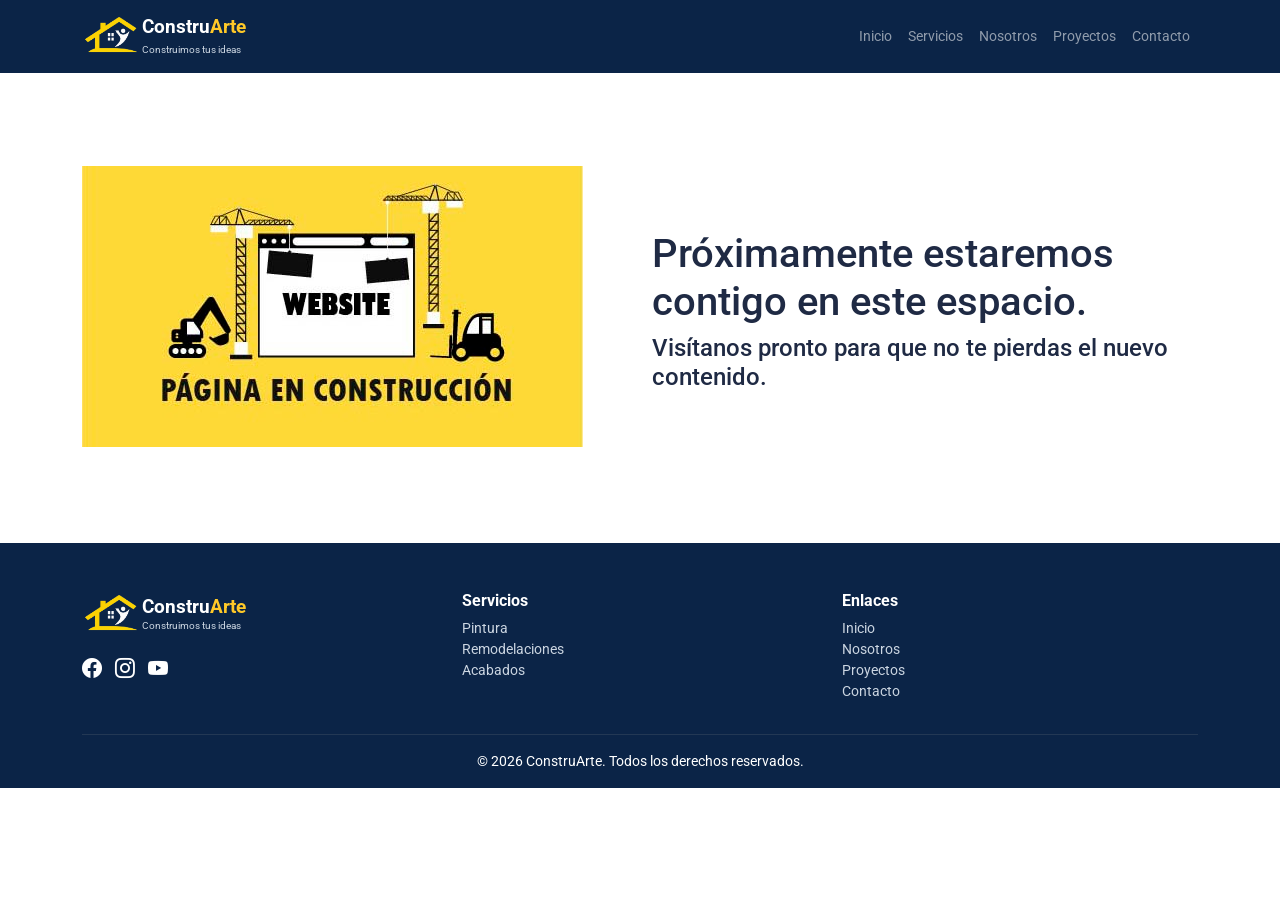
<file: proximamente.html>
<!doctype html>
<html lang="en">

<head>
    <meta charset="UTF-8">
    <meta name="viewport" content="width=device-width, initial-scale=1.0">
    <meta name="description"
        content="Conoce la historia, misión, visión, valores y equipo de ConstruArte, empresa de pintura y acabados de calidad.">
    <title>Próximamente | ConstruArte</title>

    <!-- Bootstrap 5 (CSS) -->
    <link href="https://cdn.jsdelivr.net/npm/bootstrap@5.3.3/dist/css/bootstrap.min.css" rel="stylesheet">
    <!-- Bootstrap Icons (íconos de misión, visión, valores y redes) -->
    <link href="https://cdn.jsdelivr.net/npm/bootstrap-icons@1.11.3/font/bootstrap-icons.min.css" rel="stylesheet">
    <!-- Fuente Roboto (Google Fonts) -->
    <link href="https://fonts.googleapis.com/css2?family=Roboto:wght@400;500;700;900&display=swap" rel="stylesheet">
    <!-- Nuestros estilos (se cargan DESPUÉS de Bootstrap para poder sobrescribirlo) -->
    <link rel="stylesheet" href="css/estilos.css">
</head>

<body>

    <header>
        <nav class="navbar navbar-expand-lg navbar-dark bg-construarte fixed-top" aria-label="Navegación principal">
            <div class="container">

                <!-- Logo de la empresa -->
                <a class="navbar-brand d-flex align-items-center" href="index.html">
                    <img src="img/logo-nav.png" width="60" alt="Logo Construarte">
                    <span class="lh-1">
                        <strong class="logo-texto">Constru<span class="text-amarillo">Arte</span></strong><br>
                        <small class="logo-lema">Construimos tus ideas</small>
                    </span>
                </a>

                <!-- Botón hamburguesa (solo en pantalla pequeña o movil) -->
                <button class="navbar-toggler" type="button" data-bs-toggle="collapse" data-bs-target="#menuPrincipal"
                    aria-controls="menuPrincipal" aria-expanded="false" aria-label="Abrir menú">
                    <span class="navbar-toggler-icon"></span>
                </button>

                <!-- Enlaces del menú -->
                <div class="collapse navbar-collapse" id="menuPrincipal">
                    <ul class="navbar-nav ms-auto">
                        <li class="nav-item"><a class="nav-link" href="index.html">Inicio</a></li>
                        <li class="nav-item"><a class="nav-link" href="servicios.html">Servicios</a></li>
                        <li class="nav-item"><a class="nav-link" href="nosotros.html">Nosotros</a></li>
                        <li class="nav-item"><a class="nav-link" href="pintura.html">Proyectos</a></li>
                        <li class="nav-item"><a class="nav-link" href="contacto.html">Contacto</a></li>
                    </ul>
                </div>
            </div>
        </nav>
    </header>



    <main class="container">

        <section class="row mt-5 py-5 align-items-center">
            <article class="col-md-6">
                <img src="img/construccion.jpg" class="img-fluid">
            </article>

            <article class="col-md-6 mt-3">
                <h1>Próximamente estaremos contigo en este espacio.</h1>
                <h4>Visítanos pronto para que no te pierdas el nuevo contenido.</h4>
            </article>
        </section>




    </main>



    <footer class="bg-construarte text-white mt-5 pt-5 pb-3">
        <div class="container">
            <div class="row gy-4">

                <!-- Logo y redes sociales -->
                <div class="col-md-4">
                    <a class="d-flex align-items-center text-decoration-none mb-3" href="index.html">
                        <img src="img/logo-nav.png" width="60" alt="Logo Construarte">
                        <span class="lh-1 text-white">
                            <strong class="logo-texto">Constru<span class="text-amarillo">Arte</span></strong><br>
                            <small class="logo-lema">Construimos tus ideas</small>
                        </span>
                    </a>
                    <ul class="list-inline fs-5 mb-0">
                        <li class="list-inline-item"><a href="#" class="text-white" aria-label="Facebook"><i
                                    class="bi bi-facebook"></i></a></li>
                        <li class="list-inline-item"><a href="#" class="text-white" aria-label="Instagram"><i
                                    class="bi bi-instagram"></i></a></li>
                        <li class="list-inline-item"><a href="#" class="text-white" aria-label="YouTube"><i
                                    class="bi bi-youtube"></i></a></li>
                    </ul>
                </div>

                <!-- Enlaces a servicios -->
                <nav class="col-6 col-md-4" aria-label="Servicios">
                    <h2 class="h6 fw-bold">Servicios</h2>
                    <ul class="list-unstyled small">
                        <li><a href="pintura.html">Pintura</a></li>
                        <li><a href="proximamente.html">Remodelaciones</a></li>
                        <li><a href="proximamente.html">Acabados</a></li>
                    </ul>
                </nav>

                <!-- Enlaces del sitio -->
                <nav class="col-6 col-md-4" aria-label="Enlaces del sitio">
                    <h2 class="h6 fw-bold">Enlaces</h2>
                    <ul class="list-unstyled small">
                        <li><a href="index.html">Inicio</a></li>
                        <li><a href="nosotros.html">Nosotros</a></li>
                        <li><a href="pintura.html">Proyectos</a></li>
                        <li><a href="contacto.html">Contacto</a></li>
                    </ul>
                </nav>
            </div>

            <hr class="border-secondary">
            <p class="text-center small mb-0">© 2026 ConstruArte. Todos los derechos reservados.</p>
        </div>
    </footer>

    <script src="https://cdn.jsdelivr.net/npm/bootstrap@5.3.8/dist/js/bootstrap.bundle.min.js"
        integrity="sha384-FKyoEForCGlyvwx9Hj09JcYn3nv7wiPVlz7YYwJrWVcXK/BmnVDxM+D2scQbITxI"
        crossorigin="anonymous"></script>
</body>

</html>
</file>
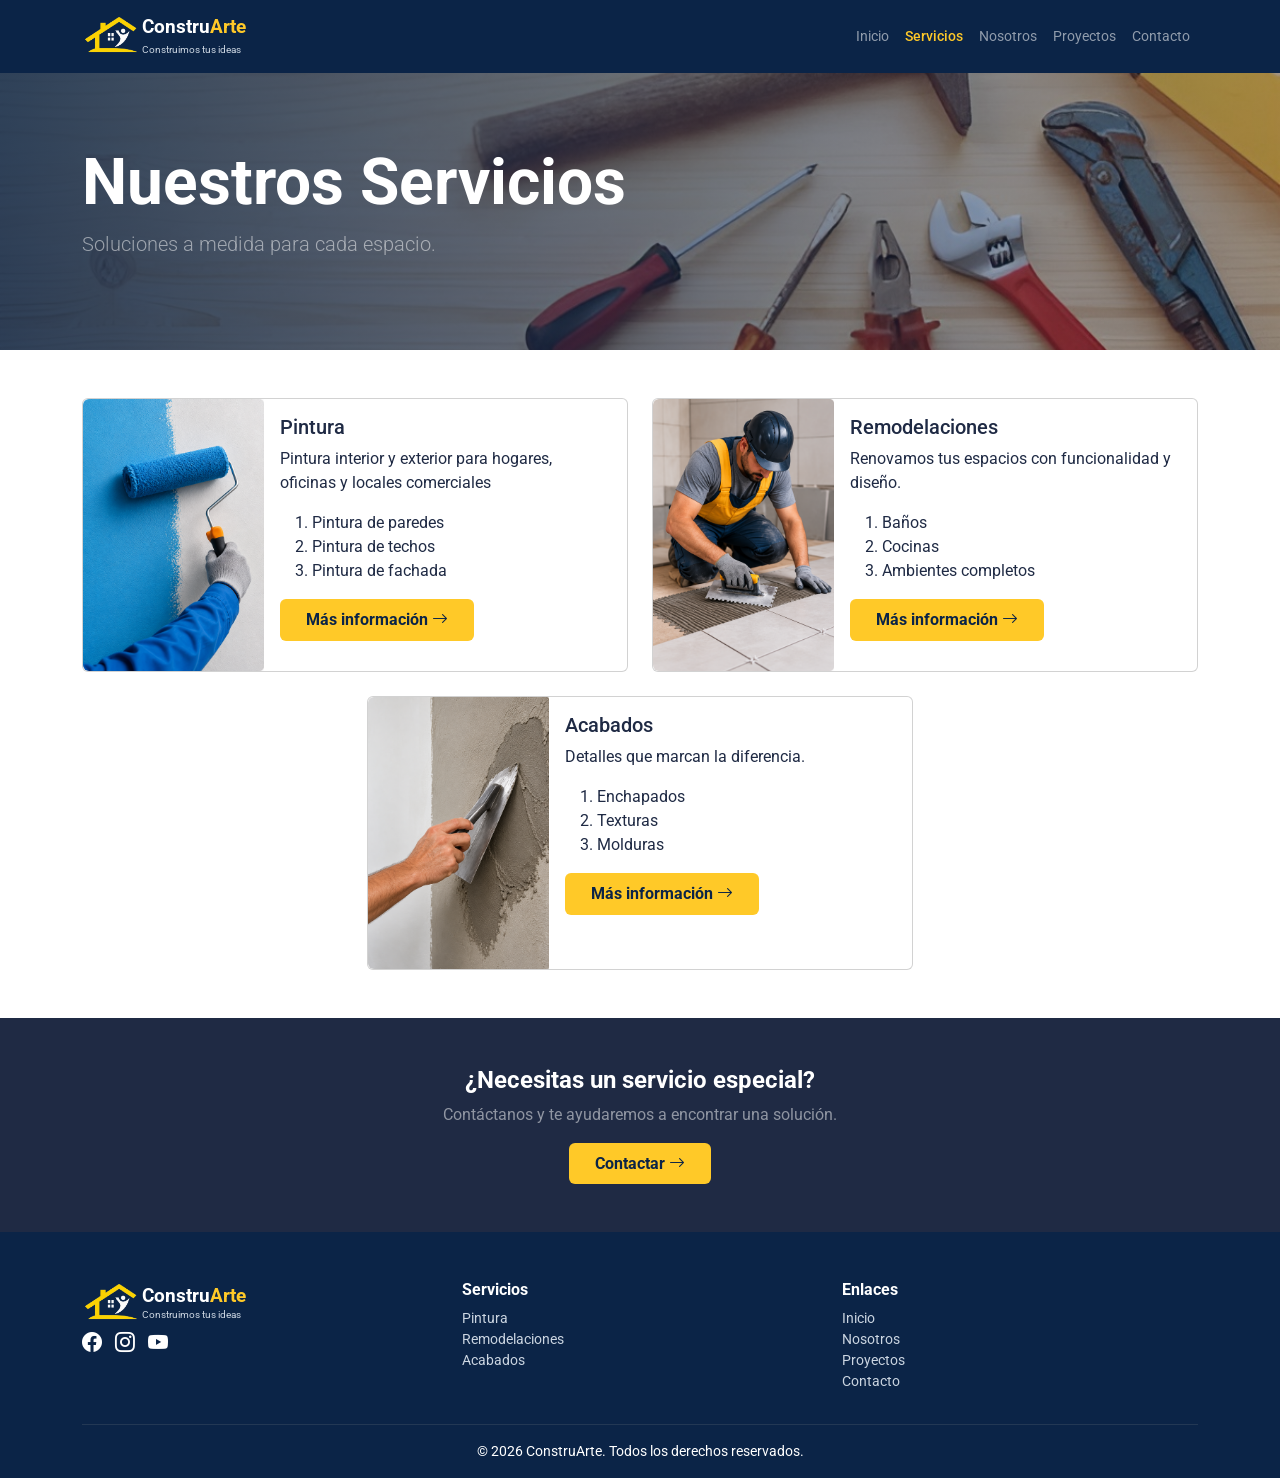
<file: servicios.html>
<!doctype html>
<html lang="en">

<head>
  <meta charset="UTF-8">
  <meta name="viewport" content="width=device-width, initial-scale=1.0">
  <meta name="description"
    content="Conoce la historia, misión, visión, valores y equipo de ConstruArte, empresa de pintura y acabados de calidad.">
  <title>Servicios | ConstruArte</title>

  <!-- Bootstrap 5 (CSS) -->
  <link href="https://cdn.jsdelivr.net/npm/bootstrap@5.3.3/dist/css/bootstrap.min.css" rel="stylesheet">
  <!-- Bootstrap Icons (íconos de misión, visión, valores y redes) -->
  <link href="https://cdn.jsdelivr.net/npm/bootstrap-icons@1.11.3/font/bootstrap-icons.min.css" rel="stylesheet">
  <!-- Fuente Roboto (Google Fonts) -->
  <link href="https://fonts.googleapis.com/css2?family=Roboto:wght@400;500;700;900&display=swap" rel="stylesheet">
  <!-- Nuestros estilos (se cargan DESPUÉS de Bootstrap para poder sobrescribirlo) -->
  <link rel="stylesheet" href="css/estilos.css">
</head>

<body>
  <!--. ENCABEZADO + MENÚ DE NAVEGACIÓN (igual en todas las páginas)-->
  <header>
    <nav class="navbar navbar-expand-lg navbar-dark bg-construarte fixed-top" aria-label="Navegación principal">
      <div class="container">
        <!-- Logo de la empresa -->
        <a class="navbar-brand d-flex align-items-center" href="index.html">
          <img src="img/logo-nav.png" width="60" alt="Logo Construarte">
          <span class="lh-1">
            <strong class="logo-texto">Constru<span class="text-amarillo">Arte</span></strong><br>
            <small class="logo-lema">Construimos tus ideas</small>
          </span>
        </a>
        <!-- Botón hamburguesa (solo en pantalla pequeña o movil) -->
        <button class="navbar-toggler" type="button" data-bs-toggle="collapse" data-bs-target="#menuPrincipal"
          aria-controls="menuPrincipal" aria-expanded="false" aria-label="Abrir menú">
          <span class="navbar-toggler-icon"></span>
        </button>

        <!-- Enlaces del menú -->
        <div class="collapse navbar-collapse" id="menuPrincipal">
          <ul class="navbar-nav ms-auto">
            <li class="nav-item">
              <a class="nav-link" href="index.html">Inicio</a>
            </li>

            <!-- Página actual: se marca con "active" y aria-current -->
            <li class="nav-item">
              <a class="nav-link active" href="servicios.html" aria-current="page">Servicios</a>
            </li>
            <li class="nav-item">
              <a class="nav-link" href="nosotros.html">Nosotros</a>
            </li>
            <li class="nav-item">
              <a class="nav-link" href="pintura.html">Proyectos</a>
            </li>
            <li class="nav-item">
              <a class="nav-link" href="contacto.html">Contacto</a>
            </li>
          </ul>
        </div>
      </div>
    </nav>
  </header>

  <main>
    <!-- Background inicial -->
    <section class="hero-servicios d-flex align-items-center" aria-labelledby="titulo-hero">
      <div class="container">
        <h1 id="titulo-hero" class="display-3 fw-bold text-white">
          Nuestros Servicios
        </h1>
        <p class="lead text-white-50 col-md-6 px-0">
          Soluciones a medida para cada espacio.
        </p>
      </div>
    </section>

    <!-- Contenedor con justify-content-center para centrar y g-4 para separación ligera -->
    <section class="container my-5">
      <div class="row justify-content-center g-4">

        <!-- Primera card -->
        <div class="col-lg-6">
          <div class="card">
            <div class="row g-0 h-100">
              <div class="col-md-4">
                <img src="img/img1.png" class="img-fluid rounded-start" alt="Pintura" />
              </div>
              <div class="col-md-8">
                <div class="card-body">
                  <h5 class="card-title">Pintura</h5>
                  <p class="card-text">
                    Pintura interior y exterior para hogares, oficinas y locales comerciales
                  </p>
                  <ol class="lista-check">
                    <li>Pintura de paredes</li>
                    <li>Pintura de techos</li>
                    <li>Pintura de fachada</li>
                  </ol>
                  <p class="card-text">
                    <a href="pintura.html" class="btn btn-amarillo fw-bold">Más información <i
                        class="bi bi-arrow-right"></i></a>
                  </p>
                </div>
              </div>
            </div>
          </div>
        </div>

        <!-- Segunda card -->
        <div class="col-lg-6">
          <div class="card">
            <div class="row g-0 h-100">
              <div class="col-md-4">
                <img src="img/img2.png" class="img-fluid rounded-start" alt="Remodelaciones" />
              </div>
              <div class="col-md-8">
                <div class="card-body">
                  <h5 class="card-title">Remodelaciones</h5>
                  <p class="card-text">
                    Renovamos tus espacios con funcionalidad y diseño.
                  </p>
                  <ol class="lista-check">
                    <li>Baños</li>
                    <li>Cocinas</li>
                    <li>Ambientes completos</li>
                  </ol>
                  <p class="card-text">
                    <a href="proximamente.html" class="btn btn-amarillo fw-bold">Más información <i
                        class="bi bi-arrow-right"></i></a>
                  </p>
                </div>
              </div>
            </div>
          </div>
        </div>

        <!-- Tercera Card -->
        <div class="col-lg-6">
          <div class="card">
            <div class="row g-0 h-100">
              <div class="col-md-4">
                <img src="img/img3.png" class="img-fluid rounded-start" alt="Acabados" />
              </div>
              <div class="col-md-8">
                <div class="card-body">
                  <h5 class="card-title">Acabados</h5>
                  <p class="card-text">Detalles que marcan la diferencia.</p>
                  <ol class="lista-check">
                    <li>Enchapados</li>
                    <li>Texturas</li>
                    <li>Molduras</li>
                  </ol>
                  <p class="card-text">
                    <a href="proximamente.html" class="btn btn-amarillo fw-bold">Más información <i
                        class="bi bi-arrow-right"></i></a>
                  </p>
                </div>
              </div>
            </div>
          </div>
        </div>

      </div>
    </section>
  </main>

  <section class="cta-construarte text-center py-5" aria-labelledby="titulo-cta">
    <div class="container">
      <h2 id="titulo-cta" class="h4 fw-bold text-white">
        ¿Necesitas un servicio especial?
      </h2>
      <p class="text-white-50">
        Contáctanos y te ayudaremos a encontrar una solución.
      </p>
      <a href="contacto.html" class="btn btn-amarillo fw-bold">Contactar <i class="bi bi-arrow-right"></i></a>
    </div>
  </section>

  <footer class="bg-construarte text-white pt-5 pb-3">
    <div class="container">
      <div class="row gy-4">

        <!-- Logo y redes sociales -->
        <div class="col-md-4">

          <!-- Logo de la empresa -->
          <a class="navbar-brand d-flex align-items-center" href="index.html">
            <img src="img/logo-nav.png" width="60" alt="Logo Construarte">
            <span class="lh-1">
              <strong class="logo-texto">Constru<span class="text-amarillo">Arte</span></strong><br>
              <small class="logo-lema">Construimos tus ideas</small>
            </span>
          </a>

          <ul class="list-inline fs-5 mb-0">
            <li class="list-inline-item"><a href="#" class="text-white" aria-label="Facebook"><i
                  class="bi bi-facebook"></i></a></li>
            <li class="list-inline-item"><a href="#" class="text-white" aria-label="Instagram"><i
                  class="bi bi-instagram"></i></a></li>
            <li class="list-inline-item"><a href="#" class="text-white" aria-label="YouTube"><i
                  class="bi bi-youtube"></i></a></li>
          </ul>
        </div>

        <!-- Enlaces a servicios -->
        <nav class="col-6 col-md-4" aria-label="Servicios">
          <h2 class="h6 fw-bold">Servicios</h2>
          <ul class="list-unstyled small">
            <li><a href="pintura.html">Pintura</a></li>
            <li><a href="proximamente.html">Remodelaciones</a></li>
            <li><a href="proximamente.html">Acabados</a></li>
          </ul>
        </nav>

        <!-- Enlaces del sitio -->
        <nav class="col-6 col-md-4" aria-label="Enlaces del sitio">
          <h2 class="h6 fw-bold">Enlaces</h2>
          <ul class="list-unstyled small">
            <li><a href="index.html">Inicio</a></li>
            <li><a href="nosotros.html">Nosotros</a></li>
            <li><a href="pintura.html">Proyectos</a></li>
            <li><a href="contacto.html">Contacto</a></li>
          </ul>
        </nav>
      </div>

      <hr class="border-secondary">
      <p class="text-center small mb-0">© 2026 ConstruArte. Todos los derechos reservados.</p>
    </div>
  </footer>


  <script src="https://cdn.jsdelivr.net/npm/bootstrap@5.3.8/dist/js/bootstrap.bundle.min.js"
    integrity="sha384-FKyoEForCGlyvwx9Hj09JcYn3nv7wiPVlz7YYwJrWVcXK/BmnVDxM+D2scQbITxI"
    crossorigin="anonymous"></script>
</body>

</html>
</file>
<file: css/estilos.css>
/* ---------- 2. BASE ---------- */
body {
  font-family: 'Roboto', sans-serif;
  color: #1f2a44;
  /* Espacio para que el navbar fijo no tape el contenido */
  padding-top: 70px;
}

/* ---------- 3. NAVBAR ---------- */
.bg-construarte {
  background-color: #0b2447;
}

.navbar .nav-link {
  font-size: 14px;
  padding-inline: 14px;
}

/* Enlace de la página actual resaltado en amarillo */
.navbar .nav-link.active {
  color: #ffc928;
  font-weight: 500;
}

/* Logo */
.logo-icono {
  font-size: 32px;
  color: #ffc928;
}

.logo-texto {
  font-size: 19px;
  color: #fff;
}

.logo-lema {
  font-size: 10px;
  color: #cbd5e1;
}

.text-amarillo {
  color: #ffc928;
}

/* ---------- 4. HERO / BANNER ---------- */

.hero-inicio {
  min-height: 280px;
  /* Degradado oscuro encima de la imagen para que el texto se lea bien */
  background:
    linear-gradient(90deg, rgba(11, 36, 71, 0.85), rgba(11, 36, 71, 0.35)),
    url('../img/banner-inicio.jpg') center / cover no-repeat;
}


.hero-nosotros {
  min-height: 280px;
  /* Degradado oscuro encima de la imagen para que el texto se lea bien */
  background:
    linear-gradient(90deg, rgba(11, 36, 71, 0.85), rgba(11, 36, 71, 0.35)),
    url('../img/banner-nosotros.jpg') center / cover no-repeat;
}

.hero-contacto {
  min-height: 280px;
  /* Degradado oscuro encima de la imagen para que el texto se lea bien */
  background:
    linear-gradient(90deg, rgba(11, 36, 71, 0.85), rgba(11, 36, 71, 0.35)),
    url('../img/banner-contacto.png') center / cover no-repeat;
}

.hero-servicios {
  min-height: 280px;
  /* Degradado oscuro encima de la imagen para que el texto se lea bien */
  background:
    linear-gradient(90deg, rgba(11, 36, 71, 0.85), rgba(11, 36, 71, 0.35)),
    url('../img/banner-servicios.jpg') center / cover no-repeat;
}

.hero-pintura {
  min-height: 280px;
  /* Degradado oscuro encima de la imagen para que el texto se lea bien */
  background:
    linear-gradient(90deg, rgba(11, 36, 71, 0.85), rgba(11, 36, 71, 0.35)),
    url('../img/banner-pintura.png') center / cover no-repeat;
}



/* ---------- 5. TÍTULOS DE SECCIÓN ---------- */
.titulo-seccion {
  font-size: 24px;
  font-weight: 700;
  color: #0b2447;
  margin-bottom: 16px;
}

/* ---------- 6. MISIÓN / VISIÓN / VALORES ---------- */
/* Círculo amarillo que contiene el ícono */
.icono-circulo {
  flex: 0 0 48px;
  width: 48px;
  height: 48px;
  display: grid;
  place-items: center;
  border-radius: 50%;
  background-color: #e6b41f;
  color: #0b2447;
  font-size: 21px;
}

/* Valores separados por un punto: Compromiso · Calidad · ... */
.lista-valores {
  margin-right: 13px;
  color: #0b2447;
}

/* ---------- 7. EQUIPO ---------- */
.tarjeta-equipo img {
  width: 100%;
  aspect-ratio: 1 / 1.1;
  /* Mantiene todas las fotos del mismo tamaño */
  object-fit: cover;
  box-shadow: 0 4px 12px rgba(0, 0, 0, 0.12);
  transition: transform 0.3s ease;
}

.tarjeta-equipo img:hover {
  transform: translateY(-4px);
}

/* ---------- 8. LLAMADA A LA ACCIÓN (CTA) ---------- */
.cta-construarte {
  background-color: #1f2a44;
}

/* Botón amarillo (reutilizable en todas las páginas) */
.btn-amarillo {
  background-color: #ffc928;
  color: #0b2447;
  border: none;
  padding: 0.55rem 1.6rem;
  border-radius: 6px;
}

.btn-amarillo:hover {
  background-color: #e6b41f;
  color: #0b2447;
}

/* ---------- 9. FOOTER ---------- */
footer a {
  color: #cbd5e1;
  text-decoration: none;
}

footer a:hover {
  color: #ffc928;
}

/* ---------- 10. RESPONSIVE ---------- */
@media (min-width: 992px) {
  .hero-nosotros {
    min-height: 360px;
  }
}



/* agg por JReina: Forzar que los textos y títulos dentro de las tarjetas usen el mismo color */
.card-body,
.card-title,
.card-text {
  color: #1f2a44;
}
</file>
